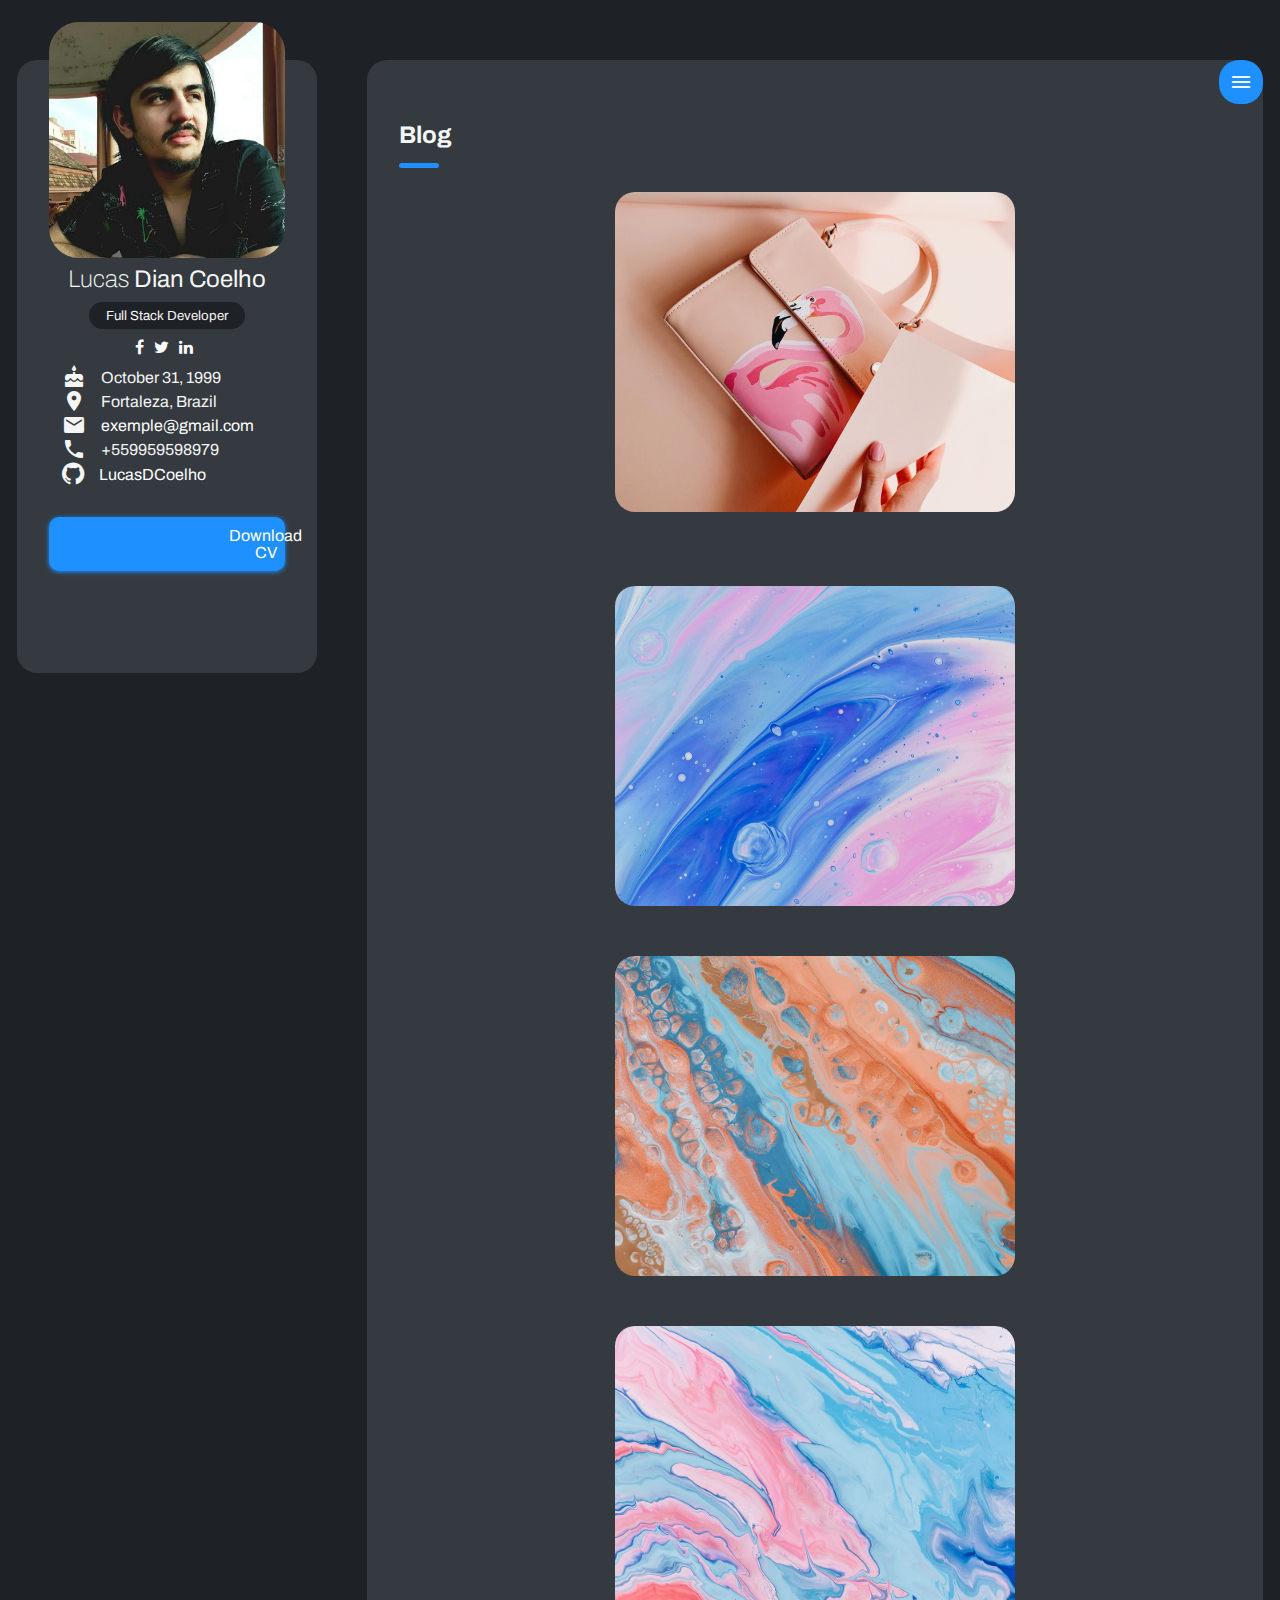
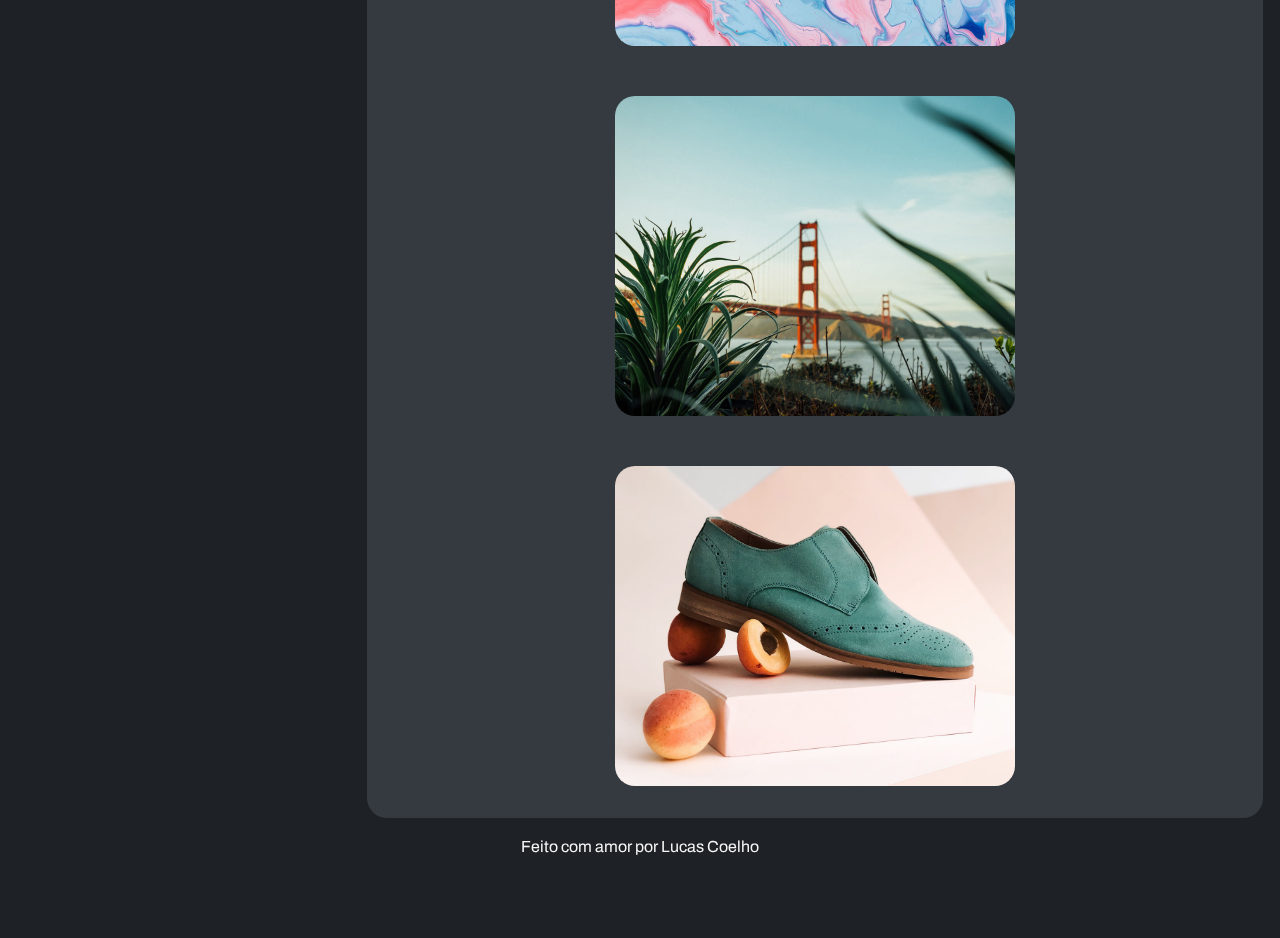
<file: Pages/blog.html>
<!DOCTYPE html>
<html lang="pt-br">
    <head>
        <meta charset="UTF-8">
        <meta http-equiv="X-UA-Compatible" content="IE=edge">
        <meta name="viewport" content="width=device-width, initial-scale=1.0">
        <title>Portfolio</title>
        <!-- CSS Only -->
        <link rel="stylesheet" href="../CSS/blog.css">
        
        <!--Fonts Only -->
        <link rel="preconnect" href="https://fonts.googleapis.com">
        <link rel="preconnect" href="https://fonts.gstatic.com" crossorigin>
        <link href="https://fonts.googleapis.com/css2?family=Archivo:wght@100;200;300;400;700&display=swap" rel="stylesheet">

        <!-- Material Icons -->
        <link rel="stylesheet" href="https://fonts.googleapis.com/icon?family=Material Icons">
        <link rel="stylesheet" href="https://cdnjs.cloudflare.com/ajax/libs/font-awesome/4.7.0/css/font-awesome.min.css">
    </head>
    <body>
        <main class="container">
            <div class="item">
                <aside class="margin-top">
                    <div class="move-content">
                        <img src="../Images/94465173.jfif" alt="Imagem de perfil">
                        <h2>Lucas <strong> Dian Coelho</strong></h2>
                        <h5>
                            <span class="foo">Full Stack Developer</span>
                        </h5>
                        <ul class="flex-icon">
                                    <li class="flex-item">
                                        <a href="#" class="fa fa-facebook flex-link"></a>
                                    </li>
                                    <li class="flex-item">
                                        <a href="https://twitter.com/darkalp99" class="fa fa-twitter flex-link"></a>
                                    </li>
                                    <li class="flex-item">
                                        <a href="https://br.linkedin.com/in/lucasdcoelho" class="fa fa-linkedin flex-link"></a>
                                    </li>
                        </ul>
                                
                        <ul class="aside-nav-menu">
                                    <li class="aside-nav-item">
                                        <i class="material-icons icons aside-nav-icon">cake</i>
                                        October 31, 1999
                                    </li>
                                    <li class="aside-nav-item">
                                        <i class="material-icons icons aside-nav-icon">location_on</i>
                                        Fortaleza, Brazil
                                    </li>
                                    <li class="aside-nav-item">
                                        <i class="material-icons icons aside-nav-icon">email</i>
                                        <a href="mailto:darkalp99@gmail.com">
                                            exemple@gmail.com
                                        </a>
                                    </li>
                                    <li class="aside-nav-item">
                                        <i class="material-icons icons aside-nav-icon">call</i>
                                        +559959598979    
                                    </li>
                                    <li class="aside-nav-item">
                                        <i class="fa fa-github" style="font-size: 26px;"></i>
                                        <a href="https://github.com/LucasDCoelho" target="_blank">
                                            LucasDCoelho
                                        </a>
                                    </li>
                        </ul>
                
                        <a href="../download/CV - Lucas Dian Coelho (EN).pdf" class="download" download="CV_Lucas_Coelho(EN)">
                            <i class="material-icons icon">download</i>Download CV
                        </a>
                    </div>
                </aside>
            </div>
            <div class="item">
                <div class="bg-secs">
                    <nav class="navbar" id="nav">
                        <ul id="nav-menu" class="nav-menu">
                            <li class="nav-item">
                                <a href="/index.html" class="nav-link ">About</a>
                            </li>
                            <li class="nav-item">
                                <a href="resume.html" class="nav-link">Resume</a>
                            </li>
                            <li class="nav-item">
                                <a href="portfolio.html" class="nav-link">Portfolio</a>
                            </li>
                            <li class="nav-item">
                                <a href="blog.html" class="nav-link highlight">Blog</a>
                            </li>
                            <li class="nav-item">
                                <a href="contact.html" class="nav-link ">Contact</a>
                            </li>
                        </ul>
                    </nav>
                    <i class="material-icons btn-menu" id="toggle" onclick="toggle()">menu</i>

                    <section class="header">
                        <h2 class="title">Blog</h2>
                    </section>
                    <section id="blog-content">
                        <ul class="grid">
                            <li class="blog-item">
                                <div class="img-bg ajust-lh">
                                    <img src="../Images/image_02.jpg" alt="" class="img-grid ">
                                </div>
                                <div class="bg-inside"></div>
                            </li>
                            <li>
                                <div class="img-bg ajust-lh">
                                    <img src="../Images/image_03.jpg" alt="" class="img-grid">
                                </div>
                            </li>
                            <li>
                                <div class="img-bg">
                                    <img src="../Images/image_04.jpg" alt="" class="img-grid">
                                </div>
                            </li>
                            <li>
                                <div class="img-bg">
                                    <img src="../Images/image_05.jpg" alt="" class="img-grid">
                                </div>
                            </li>
                            <li>
                                <div class="img-bg">
                                    <img src="../Images/image_06.jpg" alt="" class="img-grid">
                                </div>
                            </li>
                            <li>
                                <div class="img-bg">
                                    <img src="../Images/image_07.jpg" alt="" class="img-grid">
                                </div>
                            </li>
                    </section>

                </div>
            </div>          
        </main>

        <footer>
            <p>Feito com amor por Lucas Coelho</p>
        </footer> 

        <script src="../js/scripts.js"></script>
    </body>
</html>
</file>
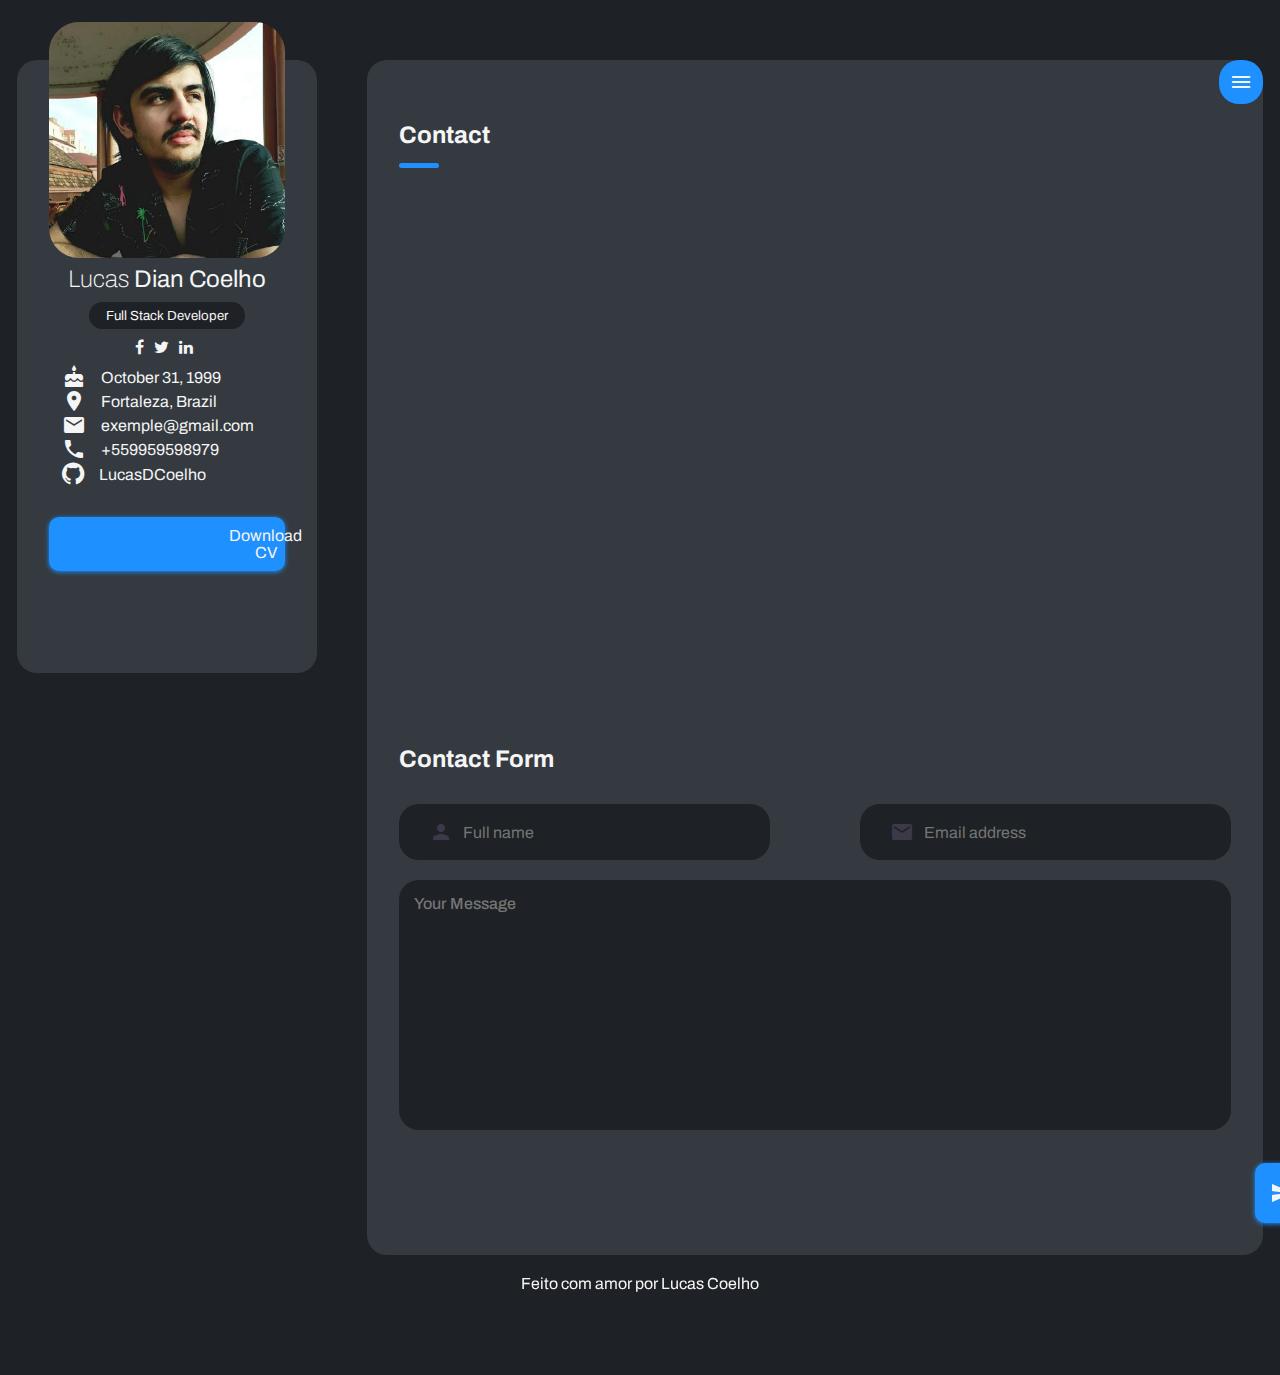
<file: Pages/contact.html>
<!DOCTYPE html>
<html lang="pt-br">
    <head>
        <meta charset="UTF-8">
        <meta http-equiv="X-UA-Compatible" content="IE=edge">
        <meta name="viewport" content="width=device-width, initial-scale=1.0">
        <title>Portfolio</title>
        <!-- CSS Only -->
        <link rel="stylesheet" href="../CSS/contact.css">
        
        <!--Fonts Only -->
        <link rel="preconnect" href="https://fonts.googleapis.com">
        <link rel="preconnect" href="https://fonts.gstatic.com" crossorigin>
        <link href="https://fonts.googleapis.com/css2?family=Archivo:wght@100;200;300;400;700&display=swap" rel="stylesheet">

        <!-- Material Icons -->
        <link rel="stylesheet" href="https://fonts.googleapis.com/icon?family=Material Icons">
        <link rel="stylesheet" href="https://cdnjs.cloudflare.com/ajax/libs/font-awesome/4.7.0/css/font-awesome.min.css">
    </head>
    <body>
        <main class="container">
            <div class="item">
                <aside class="margin-top">
                    <div class="move-content">
                        <img src="../Images/94465173.jfif" alt="Imagem de perfil">
                        <h2>Lucas <strong> Dian Coelho</strong></h2>
                        <h5>
                            <span class="foo">Full Stack Developer</span>
                        </h5>
                        <ul class="flex-icon">
                                    <li class="flex-item">
                                        <a href="#" class="fa fa-facebook flex-link"></a>
                                    </li>
                                    <li class="flex-item">
                                        <a href="https://twitter.com/darkalp99" class="fa fa-twitter flex-link"></a>
                                    </li>
                                    <li class="flex-item">
                                        <a href="https://br.linkedin.com/in/lucasdcoelho" class="fa fa-linkedin flex-link"></a>
                                    </li>
                        </ul>
                                
                        <ul class="aside-nav-menu">
                                    <li class="aside-nav-item">
                                        <i class="material-icons icons aside-nav-icon">cake</i>
                                        October 31, 1999
                                    </li>
                                    <li class="aside-nav-item">
                                        <i class="material-icons icons aside-nav-icon">location_on</i>
                                        Fortaleza, Brazil
                                    </li>
                                    <li class="aside-nav-item">
                                        <i class="material-icons icons aside-nav-icon">email</i>
                                        <a href="mailto:darkalp99@gmail.com">
                                            exemple@gmail.com
                                        </a>
                                    </li>
                                    <li class="aside-nav-item">
                                        <i class="material-icons icons aside-nav-icon">call</i>
                                        +559959598979    
                                    </li>
                                    <li class="aside-nav-item">
                                        <i class="fa fa-github" style="font-size: 26px;"></i>
                                        <a href="https://github.com/LucasDCoelho" target="_blank">
                                            LucasDCoelho
                                        </a>
                                    </li>
                        </ul>
                
                        <a href="../download/CV - Lucas Dian Coelho (EN).pdf" class="download" download="CV_Lucas_Coelho(EN)">
                            <i class="material-icons icon">download</i>Download CV
                        </a>
                    </div>
                </aside>
            </div>
            <div class="item">
                <div class="bg-secs">
                    <nav class="navbar" id="nav">
                        <ul id="nav-menu" class="nav-menu">
                            <li class="nav-item">
                                <a href="/index.html" class="nav-link ">About</a>
                            </li>
                            <li class="nav-item">
                                <a href="resume.html" class="nav-link">Resume</a>
                            </li>
                            <li class="nav-item">
                                <a href="portfolio.html" class="nav-link">Portfolio</a>
                            </li>
                            <li class="nav-item">
                                <a href="blog.html" class="nav-link">Blog</a>
                            </li>
                            <li class="nav-item">
                                <a href="contact.html" class="nav-link highlight">Contact</a>
                            </li>
                        </ul>
                    </nav>
                    <i class="material-icons btn-menu" id="toggle" onclick="toggle()">menu</i>

                    <section class="header">
                        <h2 class="title">Contact</h2>
                    </section>

                    <section class="map">
                        <iframe class="map-image" src="https://www.google.com/maps/embed?pb=!1m18!1m12!1m3!1d3981.3545458931235!2d-38.51463438450359!3d-3.7326727368022876!2m3!1f0!2f0!3f0!3m2!1i1024!2i768!4f13.1!3m3!1m2!1s0x7c74991204f2b1d%3A0x38e3b25bd5d38768!2sDigital%20College%20Fortaleza!5e0!3m2!1spt-BR!2sbr!4v1671060553697!5m2!1spt-BR!2sbr" width="600" height="450" style="border:0;" allowfullscreen="" loading="lazy" referrerpolicy="no-referrer-when-downgrade"></iframe>
                    </section>

                    <form action="">
                        <h2 class="title-form">Contact Form</h2>
                        <fieldset class="field">
                            <ul class="field-list">
                                <li class="field-item">
                                    <i class="material-icons field-icon">person</i>
                                    <input id="name" type="text" placeholder="Full name" class="field-input" required>
                                </li>
                                <li class="field-item">
                                    <i class="material-icons field-icon">email</i>
                                    <input id="email" type="email" placeholder="Email address" class="field-input" required>
                                </li>
                            </ul>
                        </fieldset>
                        <p><textarea required placeholder="Your Message" class="textarea"></textarea></p>

                        <button type="submit" class="btn-field"><i class="material-icons">send</i>Send Message</button>
                    </form>
                </div>
            </div>          
        </main>

        <footer>
            <p>Feito com amor por Lucas Coelho</p>
        </footer> 

        <script src="../js/scripts.js"></script>
    </body>
</html>
</file>
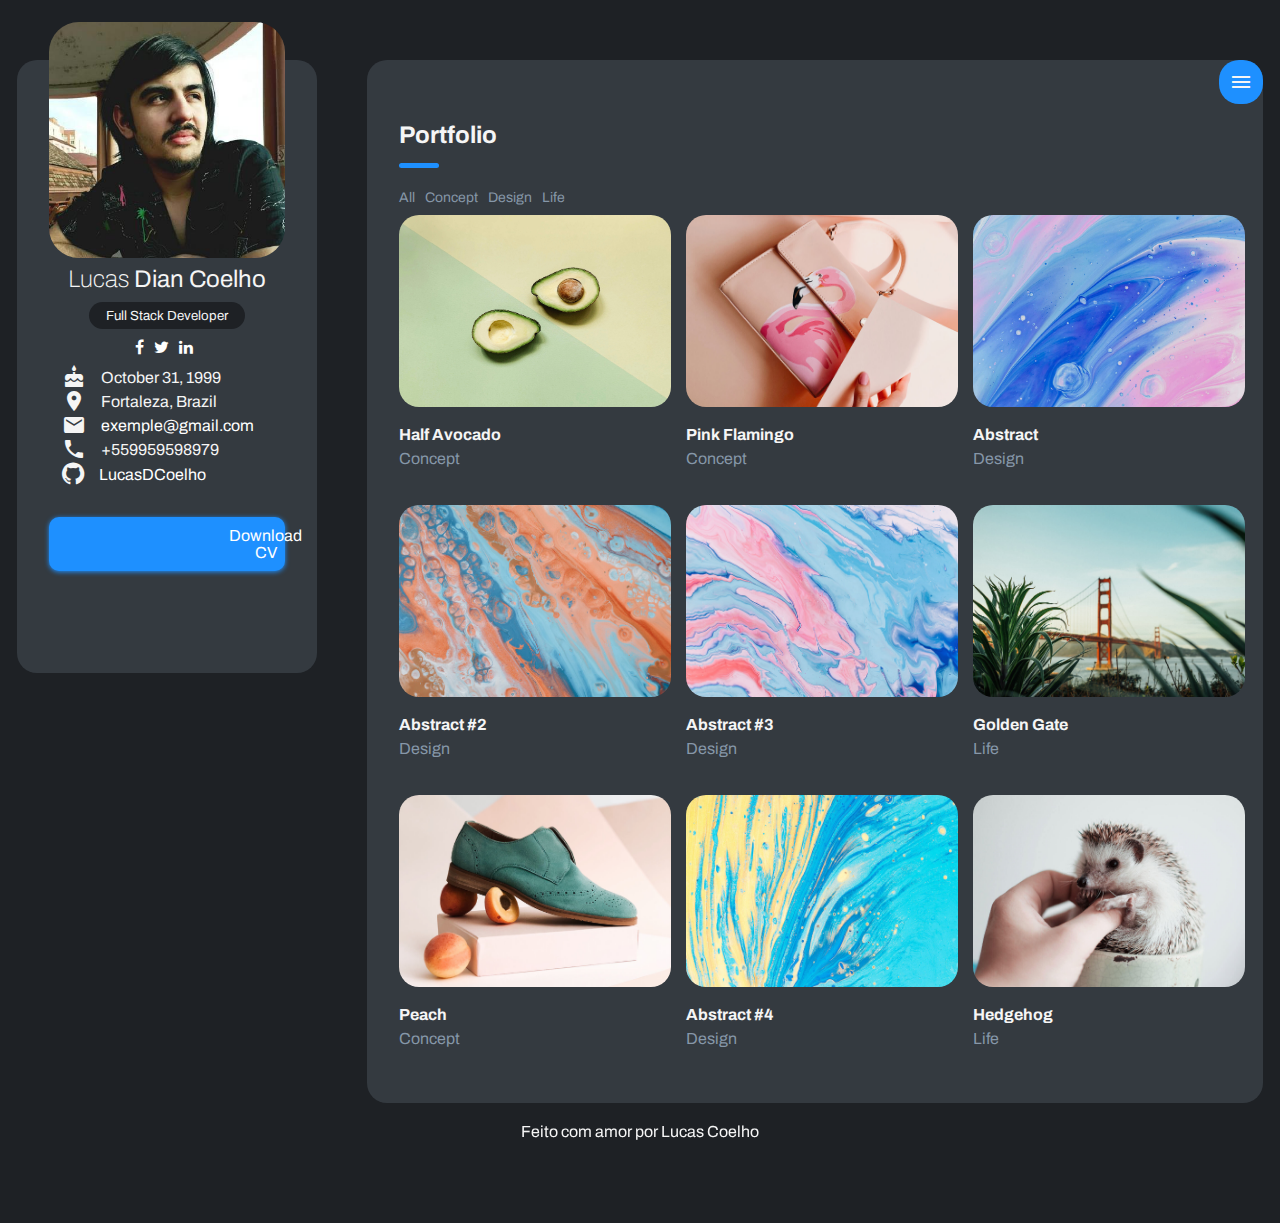
<file: Pages/portfolio.html>
<!DOCTYPE html>
<html lang="pt-br">
    <head>
        <meta charset="UTF-8">
        <meta http-equiv="X-UA-Compatible" content="IE=edge">
        <meta name="viewport" content="width=device-width, initial-scale=1.0">
        <title>Portfolio</title>
        <!-- CSS Only -->
        <link rel="stylesheet" href="../CSS/portfolio.css">
        
        <!--Fonts Only -->
        <link rel="preconnect" href="https://fonts.googleapis.com">
        <link rel="preconnect" href="https://fonts.gstatic.com" crossorigin>
        <link href="https://fonts.googleapis.com/css2?family=Archivo:wght@100;200;300;400;700&display=swap" rel="stylesheet">

        <!-- Material Icons -->
        <link rel="stylesheet" href="https://fonts.googleapis.com/icon?family=Material Icons">
        <link rel="stylesheet" href="https://cdnjs.cloudflare.com/ajax/libs/font-awesome/4.7.0/css/font-awesome.min.css">
    </head>
    <body>
        <main class="container">
            <div class="item">
                <aside class="margin-top">
                    <div class="move-content">
                        <img src="../Images/94465173.jfif" alt="Imagem de perfil">
                        <h2>Lucas <strong> Dian Coelho</strong></h2>
                        <h5>
                            <span class="foo">Full Stack Developer</span>
                        </h5>
                        <ul class="flex-icon">
                                    <li class="flex-item">
                                        <a href="#" class="fa fa-facebook flex-link"></a>
                                    </li>
                                    <li class="flex-item">
                                        <a href="https://twitter.com/darkalp99" class="fa fa-twitter flex-link"></a>
                                    </li>
                                    <li class="flex-item">
                                        <a href="https://br.linkedin.com/in/lucasdcoelho" class="fa fa-linkedin flex-link"></a>
                                    </li>
                        </ul>
                                
                        <ul class="aside-nav-menu">
                                    <li class="aside-nav-item">
                                        <i class="material-icons icons aside-nav-icon">cake</i>
                                        October 31, 1999
                                    </li>
                                    <li class="aside-nav-item">
                                        <i class="material-icons icons aside-nav-icon">location_on</i>
                                        Fortaleza, Brazil
                                    </li>
                                    <li class="aside-nav-item">
                                        <i class="material-icons icons aside-nav-icon">email</i>
                                        <a href="mailto:darkalp99@gmail.com">
                                            exemple@gmail.com
                                        </a>
                                    </li>
                                    <li class="aside-nav-item">
                                        <i class="material-icons icons aside-nav-icon">call</i>
                                        +559959598979    
                                    </li>
                                    <li class="aside-nav-item">
                                        <i class="fa fa-github" style="font-size: 26px;"></i>
                                        <a href="https://github.com/LucasDCoelho" target="_blank">
                                            LucasDCoelho
                                        </a>
                                    </li>
                        </ul>
                
                        <a href="../download/CV - Lucas Dian Coelho (EN).pdf" class="download" download="CV_Lucas_Coelho(EN)">
                            <i class="material-icons icon">download</i>Download CV
                        </a>
                    </div>
                </aside>
            </div>
            <div class="item">
                <div class="bg-secs">
                    <nav class="navbar" id="nav">
                        <ul id="nav-menu" class="nav-menu">
                            <li class="nav-item">
                                <a href="/index.html" class="nav-link ">About</a>
                            </li>
                            <li class="nav-item">
                                <a href="resume.html" class="nav-link">Resume</a>
                            </li>
                            <li class="nav-item">
                                <a href="portfolio.html" class="nav-link highlight">Portfolio</a>
                            </li>
                            <li class="nav-item">
                                <a href="blog.html" class="nav-link">Blog</a>
                            </li>
                            <li class="nav-item">
                                <a href="contact.html" class="nav-link">Contact</a>
                            </li>
                        </ul>
                    </nav>
                    <i class="material-icons btn-menu" id="toggle" onclick="toggle()">menu</i>

                    <section class="header">
                        <h2 class="title">Portfolio</h2>
                    </section>

                    <section>
                        <nav>
                            <ul class="nav-gallery-menu">
                                <li>
                                    <button class="btn">All</button>
                                </li>
                                <li>
                                    <button class="btn" onclick="filterConcept()">Concept</button>
                                </li>
                                <li>
                                    <button class="btn">Design</button>
                                </li>
                                <li>
                                    <button class="btn">Life</button>
                                </li>
                            </ul>
                        </nav>
                    </section>

                    <section class="grid">
                        <div class="concept">
                            <div class="img-zoom">
                                <img src="../Images/image_01.jpg" alt="" class="img-gallery">
                            </div>
                            <figcaption class="ajust-lh">
                                <h4>Half Avocado</h4>
                                <span>Concept</span>
                            </figcaption>
                        </div>
                        <div class="concept">
                            <div class="img-zoom">
                                <img src="../Images/image_02.jpg" alt="" class="img-gallery">
                            </div>
                            <figcaption class="ajust-lh">
                                <h4>Pink Flamingo</h4>
                                <span>Concept</span>
                            </figcaption>
                        </div>
                        <div class="design">
                            <div class="img-zoom">
                                <img src="../Images/image_03.jpg" alt="" class="img-gallery">
                            </div>
                            <figcaption class="ajust-lh">
                                <h4>Abstract</h4>
                                <span>Design</span>
                            </figcaption>
                        </div>
                        <div class="design">
                            <div class="img-zoom">
                                <img src="../Images/image_04.jpg" alt="" class="img-gallery">
                            </div>
                            <figcaption class="ajust-lh">
                                <h4>Abstract #2</h4>
                                <span>Design</span>
                            </figcaption>
                        </div>
                        <div class="design">
                            <div class="img-zoom">
                                <img src="../Images/image_05.jpg" alt="">
                            </div>
                            <figcaption class="ajust-lh">
                                <h4>Abstract #3</h4>
                                <span>Design</span>
                            </figcaption>
                        </div>
                        <div class="life">
                            <div class="img-zoom">
                                <img src="../Images/image_06.jpg" alt="" class="img-gallery">
                            </div>
                            <figcaption class="ajust-lh">
                                <h4>Golden Gate</h4>
                                <span>Life</span>
                            </figcaption>
                        </div>
                        <div class="concept">
                            <div class="img-zoom">
                                <img src="../Images/image_07.jpg" alt="" class="img-gallery">
                            </div>
                            <figcaption class="ajust-lh">
                                <h4>Peach</h4>
                                <span>Concept</span>
                            </figcaption>
                        </div>
                        <div class="design">
                            <div class="img-zoom">
                                <img src="../Images/image_08.jpg" alt="" class="img-gallery">
                            </div>
                            <figcaption class="ajust-lh">
                                <h4>Abstract #4</h4>
                                <span>Design</span>
                            </figcaption>
                        </div>
                        <div class="life">
                            <div class="img-zoom">
                                <img src="../Images/image_09.jpg" alt="" class="img-gallery">
                            </div>
                            <figcaption class="ajust-lh">
                                <h4>Hedgehog</h4>
                                <span>Life</span>
                            </figcaption>
                        </div>
                    </section>
                </div>
            </div>          
        </main>

        <footer>
            <p>Feito com amor por Lucas Coelho</p>
        </footer> 

        <script src="../js/scripts.js"></script>
    </body>
</html>
</file>
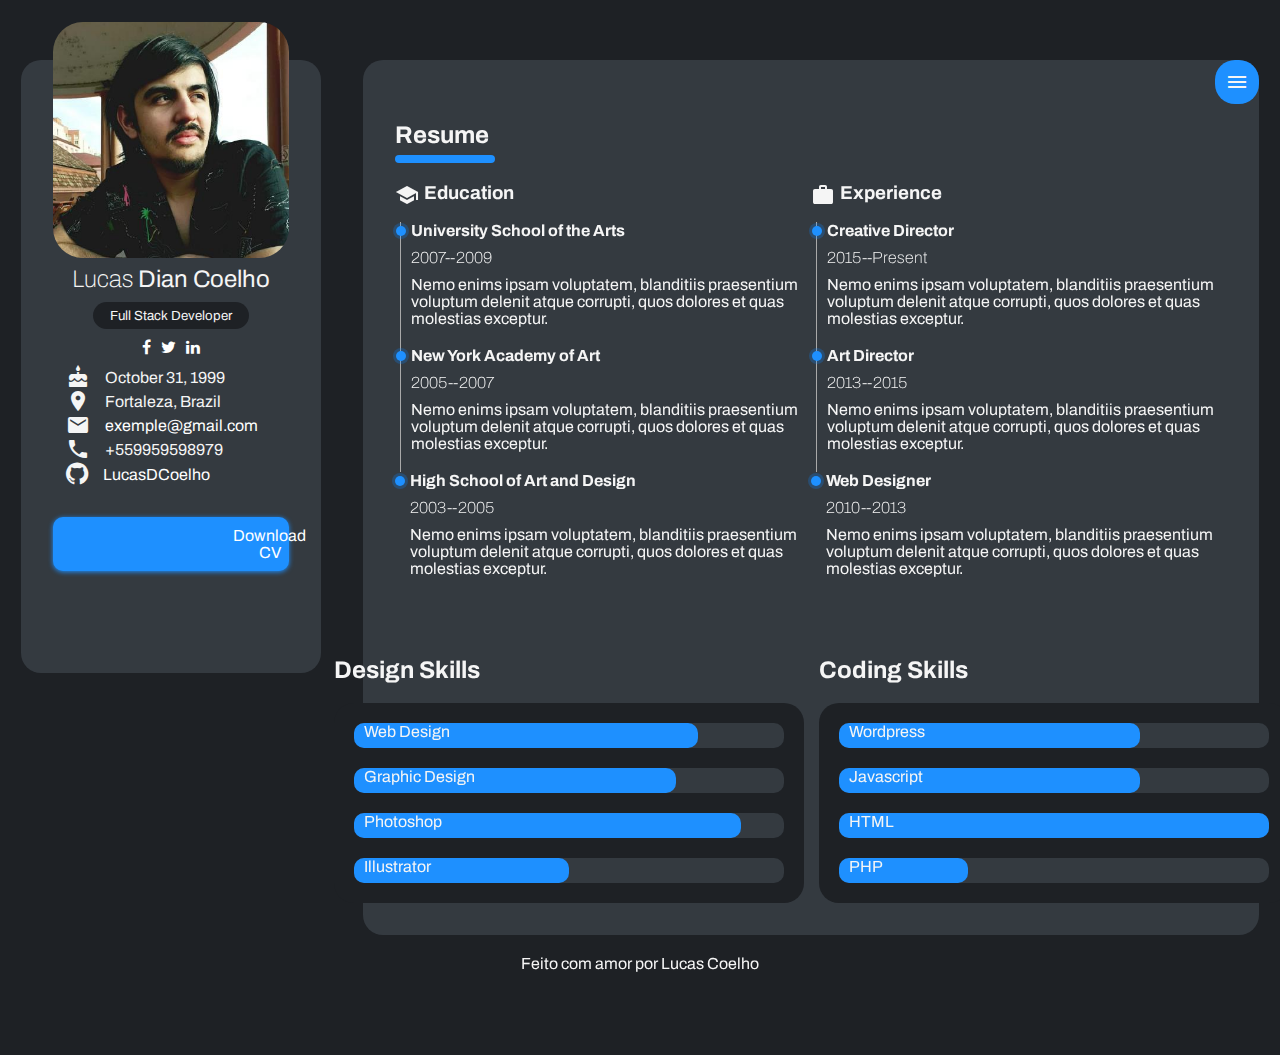
<file: Pages/resume.html>
<!DOCTYPE html>
<html lang="pt-br">
    <head>
        <meta charset="UTF-8">
        <meta http-equiv="X-UA-Compatible" content="IE=edge">
        <meta name="viewport" content="width=device-width, initial-scale=1.0">
        <title>Portfolio</title>
        <!-- CSS Only -->
        <link rel="stylesheet" href="../CSS/resume.css">
        
        <!--Fonts Only -->
        <link rel="preconnect" href="https://fonts.googleapis.com">
        <link rel="preconnect" href="https://fonts.gstatic.com" crossorigin>
        <link href="https://fonts.googleapis.com/css2?family=Archivo:wght@100;200;300;400;700&display=swap" rel="stylesheet">

        <!-- Material Icons -->
        <link rel="stylesheet" href="https://fonts.googleapis.com/icon?family=Material Icons">
        <link rel="stylesheet" href="https://cdnjs.cloudflare.com/ajax/libs/font-awesome/4.7.0/css/font-awesome.min.css">
    </head>
    <body>
        <main class="container">
            <div class="item">
                <aside class="margin-top">
                    <div class="move-content">
                        <img src="../Images/94465173.jfif" alt="Imagem de perfil">
                        <h2>Lucas <strong> Dian Coelho</strong></h2>
                        <h5>
                            <span class="foo">Full Stack Developer</span>
                        </h5>
                        <ul class="flex-icon">
                                    <li class="flex-item">
                                        <a href="#" class="fa fa-facebook flex-link"></a>
                                    </li>
                                    <li class="flex-item">
                                        <a href="https://twitter.com/darkalp99" class="fa fa-twitter flex-link"></a>
                                    </li>
                                    <li class="flex-item">
                                        <a href="https://br.linkedin.com/in/lucasdcoelho" class="fa fa-linkedin flex-link"></a>
                                    </li>
                        </ul>
                                
                        <ul class="aside-nav-menu">
                                    <li class="aside-nav-item">
                                        <i class="material-icons icons aside-nav-icon">cake</i>
                                        October 31, 1999
                                    </li>
                                    <li class="aside-nav-item">
                                        <i class="material-icons icons aside-nav-icon">location_on</i>
                                        Fortaleza, Brazil
                                    </li>
                                    <li class="aside-nav-item">
                                        <i class="material-icons icons aside-nav-icon">email</i>
                                        <a href="mailto:darkalp99@gmail.com">
                                            exemple@gmail.com
                                        </a>
                                    </li>
                                    <li class="aside-nav-item">
                                        <i class="material-icons icons aside-nav-icon">call</i>
                                        +559959598979    
                                    </li>
                                    <li class="aside-nav-item">
                                        <i class="fa fa-github" style="font-size: 26px;"></i>
                                        <a href="https://github.com/LucasDCoelho" target="_blank">
                                            LucasDCoelho
                                        </a>
                                    </li>
                        </ul>
                
                        <a href="../download/CV - Lucas Dian Coelho (EN).pdf" class="download" download="CV_Lucas_Coelho(EN)">
                            <i class="material-icons icon">download</i>Download CV
                        </a>
                    </div>
                </aside>
            </div>
            <div class="item">
                <div class="bg-secs">
                    <nav class="navbar" id="nav">
                        <ul id="nav-menu" class="nav-menu">
                            <li class="nav-item">
                                <a href="/index.html" class="nav-link ">About</a>
                            </li>
                            <li class="nav-item">
                                <a href="resume.html" class="nav-link highlight">Resume</a>
                            </li>
                            <li class="nav-item">
                                <a href="portfolio.html" class="nav-link">Portfolio</a>
                            </li>
                            <li class="nav-item">
                                <a href="blog.html" class="nav-link">Blog</a>
                            </li>
                            <li class="nav-item">
                                <a href="contact.html" class="nav-link">Contact</a>
                            </li>

                        </ul>
                    </nav>
                    <i class="material-icons btn-menu" id="toggle" onclick="toggle()">menu</i>

                    <section>
                        <h2 class="title">Resume</h2>
                        <section class="container">
                            <section class="resume_left">
                                <section class="flex_resume_lf">
                                    <i class="material-icons">school</i>
                                    <h3>Education</h3>
                                </section>
                                <article class="resume_item_lf">
                                    <h4>University School of the Arts</h4>
                                    <span>2007--2009</span>
                                    <p>Nemo enims ipsam voluptatem, 
                                    blanditiis praesentium voluptum delenit atque corrupti, 
                                    quos dolores et quas molestias exceptur.</p>
                                </article>
                                <article class="resume_item_lf">
                                    <h4>New York Academy of Art</h4>
                                    <span>2005--2007</span>
                                    <p>Nemo enims ipsam voluptatem, 
                                    blanditiis praesentium voluptum delenit atque corrupti, 
                                    quos dolores et quas molestias exceptur.</p>
                                </article>
                                <article class="resume_item_lf">
                                    <h4>High School of Art and Design</h4>
                                    <span>2003--2005</span>
                                    <p>Nemo enims ipsam voluptatem, 
                                    blanditiis praesentium voluptum delenit atque corrupti, 
                                    quos dolores et quas molestias exceptur.</p>
                                </article>
                            </section>
                            
                            <section class="resume_right">
                                <section class="flex_resume_rg">
                                    <i class="material-icons">work</i>
                                    <h3>Experience</h3>
                                </section>
                                <article class="resume_item_rg">
                                    <h4>Creative Director</h4>
                                    <span>2015--Present</span>
                                    <p>Nemo enims ipsam voluptatem, 
                                    blanditiis praesentium voluptum delenit atque corrupti, 
                                    quos dolores et quas molestias exceptur.</p>
                                </article>
                                <article class="resume_item_rg">
                                    <h4>Art Director</h4>
                                    <span>2013--2015</span>
                                    <p>Nemo enims ipsam voluptatem, 
                                    blanditiis praesentium voluptum delenit atque corrupti, 
                                    quos dolores et quas molestias exceptur.</p>
                                </article>
                                <article class="resume_item_rg">
                                    <h4>Web Designer</h4>
                                    <span>2010--2013</span>
                                    <p>Nemo enims ipsam voluptatem, 
                                    blanditiis praesentium voluptum delenit atque corrupti, 
                                    quos dolores et quas molestias exceptur.</p>
                                </article>
                            </section>
                        </section>

                        <section class="skills">
                            <div class="skills-mg">
                                <h2>Design Skills</h2>
                                <div class="skills-bg">
                                    <div class="bar">
                                        <span class="content-bar">
                                            Web Design
                                        </span>
                                        <!-- <span>80%</span> -->
                                        
                                    </div>
                                    <div class="bar">
                                        <span class="content-bar2">Graphic Design</span>
                                        <!-- <span>75%</span> -->
                                    </div>
                                    <div class="bar">
                                        <span class="content-bar3">Photoshop</span>
                                        <!-- <span>90%</span> -->
                                    </div>
                                    <div class="bar">
                                        <span class="content-bar4">Illustrator</span>
                                        <!-- <span>50%</span> -->
                                    </div>
                                </div>
                            </div>
                            <div >
                                <h2>Coding Skills</h2>
                                <div class="skills-bg">
                                    <div class="bar">
                                        <span class="content-bar5">Wordpress</span>
                                        <!-- <span>70%</span> -->
                                    </div>
                                    <div class="bar">
                                        <span class="content-bar6">Javascript</span>
                                        <!-- <span>70%</span> -->
                                    </div>
                                    <div class="bar">
                                        <span class="content-bar7">HTML</span>
                                        <!-- <span>100%</span> -->
                                    </div>
                                    <div class="bar">
                                        <span class="content-bar8">PHP</span>
                                        <!-- <span>30%</span> -->
                                    </div>
                                </div>
                            </div>
                        </section>
                    </section>
                
                </div>
            </div>          
        </main>

        <footer>
            <p>Feito com amor por Lucas Coelho</p>
        </footer> 

        <script src="../js/scripts.js"></script>
    </body>
</html>
</file>
<file: CSS/blog.css>
*{
    margin: 0;
    padding: 0;
    box-sizing: border-box;
    list-style: none;
    text-decoration: none;
    color: whitesmoke;
    font-family: 'Archivo', sans-serif;
    /* outline: 1px solid red;
    outline-offset: -1px; */
 
}

/* html{
    scroll-behavior: smooth;
} */

*, ::before, ::after{
    background-repeat: no-repeat;
    box-sizing: border-box;
}

*::selection{
    color: #1e90ff;
}

body{
    /* background-color: #6c757d; */
    /* background-color: #343a40; */
    background-color: #1e2125;
    width: 100%;
    min-height: 100vh;
}

a{
    color: white;
}

.container {
    display: flex;
    flex-direction: row;
    justify-content: center;
}

/* .margin-top{
    margin-top: 80px;
} */


main div aside {
    background-color: #343a40;
    padding: 32px;
    border-radius: 20px;
    width: 300px;
    text-align: center;
    position: sticky;
    left: 0;
    top: 60px;
    margin-right: 50px;
}

main div aside div.move-content{
    transition: .2s;
    bottom: 70px;
    position: relative;
    transition: 0.3s ease;
}

main div aside div.move-content.down{
    bottom: 0;
}

main div aside img{
    width: 100%;
    height: 100%;
    border-radius: 30px;
    margin-bottom: 5px;
}

main div aside ul.flex-icon{
    display: flex;
    justify-content: center;
    align-items: center;
    gap: 10px;
    width: 0px;
}

.flex-item:first-child{
    margin-left: 230px;
}

main div aside ul li a.flex-link{
    display: inline-block;
    margin-bottom: 10px;
}

main div aside ul li a.flex-link:hover{
    color: #1e90ff;
    transition: color 0.3s cubic-bezier(0.72, 0.16, 0.345, 0.875);
}

main div aside ul.aside-nav-menu{
    display: flex;
    align-items: flex-start;
    justify-content: center;
    flex-direction: column;
    margin-left: 0.83em;
}

main div aside div ul li a:hover{
    color: #1e90ff;
    transition: color 0.3s cubic-bezier(0.72, 0.16, 0.345, 0.875);
}

main div aside ul li.aside-nav-item,
main div aside ul li.aside-nav-icon{
    margin: 0;
    display: flex;
    align-items: center;
    gap: 15px;
}

main div aside a.download{
    display: flex;
    margin-top: 30px;
    gap: 5px;
    align-items: center;
    justify-content: center;
    background-color: #1e90ff;
    min-height: 6vh;
    border-radius: 10px;
    box-shadow: 0px 1px 5px #1e90ff;
}

main div aside a.download:hover{
    box-shadow: 1px 1px 8px #1e90ff;
}

main div aside a i.icon{
    margin: 0px;
}

main div aside div h5{
    margin: 10px 40px;
    font-weight: 400;
    background-color: #1e2125;
    border-radius: 20px;
    padding: 6px 0px;
}

main div aside div h2{
    font-weight: 100;
}

main div .bg-secs{
    background-color: #343a40;
    padding: 32px;
    border-radius: 20px;
    width: 70vw;
    position: relative;
    top: 60px;
}

main div nav.navbar {
    background-color: #1e90ff;
    display: flex;
    align-items: center;
    justify-content: flex-end;
    border-radius: 20px;
    height: 40px;
    padding: 0 24px;
    position: absolute;
    top: 0px;
    right: 0px;
    transition: .5s ease-in;
    overflow: hidden;
}

main div .navbar .nav-menu{
    transition: .5s ease-in-out;
    overflow: hidden;
    display: flex;
    position: absolute;
    right: 0;
    gap: 5px;
    justify-content: space-evenly;
}

main div nav ul.nav-menu,
main div nav.navbar{
    visibility: collapse;
    width: 0%;
}

.btn-menu{
    background-color: #1e90ff;
    position: absolute;
    padding: 10px;
    border-radius: 20px;
    float: right;
    top: 0px;
    right: 0px;
}

main div nav ul.nav-menu.active,
main div nav.navbar.active{
    visibility: visible;
    background-color: #1e90ff;
    width: 100%;
}

.nav-link{
    color: rgb(198, 198, 198);
    transition: color 0.3s cubic-bezier(0.72, 0.16, 0.345, 0.875); 
}

.highlight{
    color: white;
}

.nav-link:hover{
    color: white;
}

.title{
    margin-top: 30px;
    position: relative;
    padding-bottom: 20px;
}

.title::before{
    content: "";
    background-color: #1e90ff;
    position: absolute;
    width: 40px;
    border-radius: 10px;
    height: 5px;
    bottom: 0;
}

.grid{
    display: flex;
    flex-wrap: wrap;
    gap: 50px;
    justify-content: center;

}

section#blog-content ul{
    margin: 0;
}

.img-bg{
    width: 25rem;
    height: 20rem;
    overflow: hidden;
    border-radius: 20px;
    cursor: pointer;

}

.img-bg img{
    width: 100%;
    height: 100%;
    object-fit: cover;
    transition: background-color 400ms;
}

.img-bg:hover {
    background-color: rgba(30, 33, 37, 0.5);
}


.ajust-lh{
    margin-top: 1.5rem;
}


footer{
    text-align: center;
    height: 100px;
    width: 100%;
    position: relative;
}

footer p{
    margin-top: 5rem;
}


@media(max-width: 600px){

    main.container{
        display: flex;
        flex-direction: column;
        align-items: center;
        justify-content: center;
        width: 100vw;
    }
    main div .bg-secs{
        width: 100vw;
    }

    main div aside{
        width: 100vw;
        margin: 0;
    }

    .tes-img{
        margin-left: 5px;
        position: absolute;
        bottom: 400px;
    }

    .skills{
        display: block;
    }

}

@media(max-width: 1200px){

    main.container{
        display: flex;
        flex-direction: column;
        justify-content: center;
        align-items: center;
    }

    main div aside{
        width: 70vw;
    }

    main div aside div.move-content{
        bottom: 0px;
    }

    main div aside ul.aside-nav-menu,
    main div aside ul.aside-nav-item{
        display: flex;
        flex-direction: row;
        flex-wrap: wrap;
        padding: 0px 70px;

    }

    main div aside ul.aside-nav-item,
    main div aside ul.aside-nav-icon{
        margin: 0px 80px;
    }

    .tes-img{
        margin-left: 5px;
        position: absolute;
        bottom: 330px;
    }

    .skills{
        display: block;
        margin-top: 30px;
    }

    section.skills h2{
        margin-top: 50px;
    }
}
</file>
<file: CSS/contact.css>
*{
    margin: 0;
    padding: 0;
    box-sizing: border-box;
    list-style: none;
    text-decoration: none;
    color: whitesmoke;
    font-family: 'Archivo', sans-serif;
    /* outline: 1px solid red;
    outline-offset: -1px; */
 
}

/* html{
    scroll-behavior: smooth;
} */

*, ::before, ::after{
    background-repeat: no-repeat;
    box-sizing: border-box;
}

*::selection{
    color: #1e90ff;
}

body{
    /* background-color: #6c757d; */
    /* background-color: #343a40; */
    background-color: #1e2125;
    width: 100%;

}

.container {
    display: flex;
    flex-direction: row;
    justify-content: center;
}

/* .margin-top{
    margin-top: 80px;
} */


main div aside {
    background-color: #343a40;
    padding: 32px;
    border-radius: 20px;
    width: 300px;
    text-align: center;
    position: sticky;
    left: 0;
    top: 60px;
    margin-right: 50px;
}

main div aside div.move-content{
    transition: .2s;
    bottom: 70px;
    position: relative;
    transition: 0.3s ease;
}

main div aside div.move-content.down{
    bottom: 0;
}

main div aside img{
    width: 100%;
    height: 100%;
    border-radius: 30px;
    margin-bottom: 5px;
}

main div aside ul.flex-icon{
    display: flex;
    justify-content: center;
    align-items: center;
    gap: 10px;
    width: 0px;
}

.flex-item:first-child{
    margin-left: 230px;
}

main div aside ul li a.flex-link{
    display: inline-block;
    margin-bottom: 10px;
}

main div aside ul li a.flex-link:hover{
    color: #1e90ff;
    transition: color 0.3s cubic-bezier(0.72, 0.16, 0.345, 0.875);
}

main div aside ul.aside-nav-menu{
    display: flex;
    align-items: flex-start;
    justify-content: center;
    flex-direction: column;
    margin-left: 0.83em;
}

main div aside div ul li a:hover{
    color: #1e90ff;
    transition: color 0.3s cubic-bezier(0.72, 0.16, 0.345, 0.875);
}

main div aside ul li.aside-nav-item,
main div aside ul li.aside-nav-icon{
    margin: 0;
    display: flex;
    align-items: center;
    gap: 15px;
}

main div aside a.download{
    display: flex;
    margin-top: 30px;
    gap: 5px;
    align-items: center;
    justify-content: center;
    background-color: #1e90ff;
    min-height: 6vh;
    border-radius: 10px;
    box-shadow: 0px 1px 5px #1e90ff;
}

main div aside a.download:hover{
    box-shadow: 1px 1px 8px #1e90ff;
}

main div aside a i.icon{
    margin: 0px;
}

main div aside div h5{
    margin: 10px 40px;
    font-weight: 400;
    background-color: #1e2125;
    border-radius: 20px;
    padding: 6px 0px;
}

main div aside div h2{
    font-weight: 100;
}

main div .bg-secs{
    background-color: #343a40;
    padding: 32px;
    border-radius: 20px;
    width: 70vw;
    position: relative;
    top: 60px;
}

main div nav.navbar {
    background-color: #1e90ff;
    display: flex;
    align-items: center;
    justify-content: flex-end;
    border-radius: 20px;
    height: 40px;
    padding: 0 24px;
    position: absolute;
    top: 0px;
    right: 0px;
    transition: .5s ease-in;
    overflow: hidden;
}

main div .navbar .nav-menu{
    transition: .5s ease-in-out;
    overflow: hidden;
    display: flex;
    position: absolute;
    right: 0;
    gap: 5px;
    justify-content: space-evenly;
}

main div nav ul.nav-menu,
main div nav.navbar{
    visibility: collapse;
    width: 0%;
}

.btn-menu{
    background-color: #1e90ff;
    position: absolute;
    padding: 10px;
    border-radius: 20px;
    float: right;
    top: 0px;
    right: 0px;
}

main div nav ul.nav-menu.active,
main div nav.navbar.active{
    visibility: visible;
    background-color: #1e90ff;
    width: 100%;
}

.nav-link{
    color: rgb(198, 198, 198);
    transition: color 0.3s cubic-bezier(0.72, 0.16, 0.345, 0.875); 
}

.highlight{
    color: white;
}

.nav-link:hover{
    color: white;
}

.title{
    margin-top: 30px;
    position: relative;
    padding-bottom: 20px;
}

.title::before{
    content: "";
    background-color: #1e90ff;
    position: absolute;
    width: 40px;
    border-radius: 10px;
    height: 5px;
    bottom: 0;
}

.map{
    margin-top: 50px;
    text-align: center;
}

.map-image{
    border-radius: 20px;
}

.title-form{
    margin-top: 75px;
}

.field{
    border: 0;
    margin-top: 2rem;
}

.field-list{
    display: flex;
    justify-content: flex-start;
    gap: 90px;
    align-items: center;
    width: 100%;
    height: 3.5rem;
}

.field-item{
    background-color: #1e2125;
    border-radius: 20px;
    padding: 10px 10px 10px 30px;
    display: flex;
    align-items: center;
    gap: 10px;
    width: 100%;
    height: 100%;

}

.field-input{
    background-color: transparent;
    border: 0;
    width: 100%;
    height: 100%;
    font-weight: 400;
    font-size: 16px;
}

.field-input,
.field-icon{
    color: #3c3949;
}

.field-input{
    color: white;
}

.textarea{
    width: 100%;
    height: 250px;
    background-color: #1e2125;
    padding: 15px;
    border: 0;
    border-radius: 20px;
    margin-top: 20px;
    resize: none;
    font-size: 16px;
    font-weight: 500;
}

.btn-field{
    display: flex;
    margin-top: 30px;
    gap: 5px;
    align-items: center;
    justify-content: center;
    background-color: #1e90ff;
    min-height: 6vh;
    border-radius: 10px;
    box-shadow: 0px 1px 5px #1e90ff;
    border: 0;
    padding: 15px;
    margin-left: 53.5rem;
    cursor: pointer;
}


footer{
    text-align: center;
    height: 100px;
    width: 100%;
    position: relative;
}

footer p{
    margin-top: 5rem;
}


@media(max-width: 600px){

    main.container{
        display: flex;
        flex-direction: column;
        align-items: center;
        justify-content: center;
        width: 100vw;
    }
    main div .bg-secs{
        width: 100vw;
    }

    main div aside{
        width: 100vw;
        margin: 0;
    }

    .tes-img{
        margin-left: 5px;
        position: absolute;
        bottom: 400px;
    }

    .skills{
        display: block;
    }

}

@media(max-width: 1200px){

    main.container{
        display: flex;
        flex-direction: column;
        justify-content: center;
        align-items: center;
    }

    main div aside{
        width: 70vw;
    }

    main div aside div.move-content{
        bottom: 0px;
    }

    main div aside ul.aside-nav-menu,
    main div aside ul.aside-nav-item{
        display: flex;
        flex-direction: row;
        flex-wrap: wrap;
        padding: 0px 70px;

    }

    main div aside ul.aside-nav-item,
    main div aside ul.aside-nav-icon{
        margin: 0px 80px;
    }

    .tes-img{
        margin-left: 5px;
        position: absolute;
        bottom: 330px;
    }

    .skills{
        display: block;
        margin-top: 30px;
    }

    section.skills h2{
        margin-top: 50px;
    }
}
</file>
<file: CSS/portfolio.css>
*{
    margin: 0;
    padding: 0;
    box-sizing: border-box;
    list-style: none;
    text-decoration: none;
    color: whitesmoke;
    font-family: 'Archivo', sans-serif;
    /* outline: 1px solid red;
    outline-offset: -1px; */
}

/* html{
    scroll-behavior: smooth;
} */

*, ::before, ::after{
    background-repeat: no-repeat;
    box-sizing: border-box;
}

*::selection{
    color: #1e90ff;
}

a{
    color: white;
}

body{
    /* background-color: #6c757d; */
    /* background-color: #343a40; */
    background-color: #1e2125;
    width: 100%;

}

.container {
    display: flex;
    flex-direction: row;
    justify-content: center;
}

/* .margin-top{
    margin-top: 80px;
} */


main div aside {
    background-color: #343a40;
    padding: 32px;
    border-radius: 20px;
    width: 300px;
    text-align: center;
    position: sticky;
    left: 0;
    top: 60px;
    margin-right: 50px;
}

main div aside div.move-content{
    transition: .2s;
    bottom: 70px;
    position: relative;
    transition: 0.3s ease;
}

main div aside div.move-content.down{
    bottom: 0;
}

main div aside img{
    width: 100%;
    height: 100%;
    border-radius: 30px;
    margin-bottom: 5px;
}

main div aside ul.flex-icon{
    display: flex;
    justify-content: center;
    align-items: center;
    gap: 10px;
    width: 0px;
}

.flex-item:first-child{
    margin-left: 230px;
}

main div aside ul li a.flex-link{
    display: inline-block;
    margin-bottom: 10px;
}

main div aside ul li a.flex-link:hover{
    color: #1e90ff;
    transition: color 0.3s cubic-bezier(0.72, 0.16, 0.345, 0.875);
}

main div aside ul.aside-nav-menu{
    display: flex;
    align-items: flex-start;
    justify-content: center;
    flex-direction: column;
    margin-left: 0.83em;
}

main div aside div ul li a:hover{
    color: #1e90ff;
    transition: color 0.3s cubic-bezier(0.72, 0.16, 0.345, 0.875);
}

main div aside ul li.aside-nav-item,
main div aside ul li.aside-nav-icon{
    margin: 0;
    display: flex;
    align-items: center;
    gap: 15px;
}

main div aside a.download{
    display: flex;
    margin-top: 30px;
    gap: 5px;
    align-items: center;
    justify-content: center;
    background-color: #1e90ff;
    min-height: 6vh;
    border-radius: 10px;
    box-shadow: 0px 1px 5px #1e90ff;
}

main div aside a.download:hover{
    box-shadow: 1px 1px 8px #1e90ff;
}

main div aside a i.icon{
    margin: 0px;
}

main div aside div h5{
    margin: 10px 40px;
    font-weight: 400;
    background-color: #1e2125;
    border-radius: 20px;
    padding: 6px 0px;
}

main div aside div h2{
    font-weight: 100;
}

main div .bg-secs{
    background-color: #343a40;
    padding: 32px;
    border-radius: 20px;
    width: 70vw;
    position: relative;
    top: 60px;
}

main div nav.navbar {
    background-color: #1e90ff;
    display: flex;
    align-items: center;
    justify-content: flex-end;
    border-radius: 20px;
    height: 40px;
    padding: 0 24px;
    position: absolute;
    top: 0px;
    right: 0px;
    transition: .5s ease-in;
    overflow: hidden;
}

main div .navbar .nav-menu{
    transition: .5s ease-in-out;
    overflow: hidden;
    display: flex;
    position: absolute;
    right: 0;
    gap: 5px;
    justify-content: space-evenly;
}

main div nav ul.nav-menu,
main div nav.navbar{
    visibility: collapse;
    width: 0%;
}

.btn-menu{
    background-color: #1e90ff;
    position: absolute;
    padding: 10px;
    border-radius: 20px;
    float: right;
    top: 0px;
    right: 0px;
}

main div nav ul.nav-menu.active,
main div nav.navbar.active{
    visibility: visible;
    background-color: #1e90ff;
    width: 100%;
}

.nav-link{
    color: rgb(198, 198, 198);
    transition: color 0.3s cubic-bezier(0.72, 0.16, 0.345, 0.875); 
}

.highlight{
    color: white;
}

.nav-link:hover{
    color: white;
}

.title{
    margin-top: 30px;
    position: relative;
    padding-bottom: 20px;
}

.title::before{
    content: "";
    background-color: #1e90ff;
    position: absolute;
    width: 40px;
    border-radius: 10px;
    height: 5px;
    bottom: 0;
}

.nav-gallery-menu{
    display: flex;
    gap: 10px;
    margin: 20px 0 10px 0;
}

.btn{
    background-color: transparent;
    border: 0;
    font-size: 14px;
}

.btn:hover{
    color: #1e90ff;
    transition: color 0.3s cubic-bezier(0.72, 0.16, 0.345, 0.875);
}

.btn, figcaption span{
    color: #8697A8;
    font-weight: 400;
}

.grid{
    display: grid;
    grid-template-columns: 1fr 1fr 1fr;
    gap: 15px;
}

.img-zoom{
    width: 17rem;
    height: 12rem;
    overflow: hidden;
    border-radius: 20px;
    cursor: pointer;
}

.img-zoom img{
    width: 100%;
    height: 100%;
    object-fit: cover;
    transition: transform 400ms;
}

.img-zoom:hover img{
    transform: scale(1.2);
}

.ajust-lh{
    margin-top: 1rem;
    line-height: 1.5rem;
    margin-bottom: 1.2rem;
}

footer{
    text-align: center;
    height: 100px;
    width: 100%;
    position: relative;
}

footer p{
    margin-top: 5rem;
}



@media(max-width: 600px){

    main.container{
        display: flex;
        flex-direction: column;
        align-items: center;
        justify-content: center;
        width: 100vw;
    }
    main div .bg-secs{
        width: 100vw;
    }

    main div aside{
        width: 100vw;
        margin: 0;
    }

    .tes-img{
        margin-left: 5px;
        position: absolute;
        bottom: 400px;
    }

    .skills{
        display: block;
    }

}

@media(max-width: 1200px){

    main.container{
        display: flex;
        flex-direction: column;
        justify-content: center;
        align-items: center;
    }

    main div aside{
        width: 70vw;
    }

    main div aside div.move-content{
        bottom: 0px;
    }

    main div aside ul.aside-nav-menu,
    main div aside ul.aside-nav-item{
        display: flex;
        flex-direction: row;
        flex-wrap: wrap;
        padding: 0px 70px;

    }

    main div aside ul.aside-nav-item,
    main div aside ul.aside-nav-icon{
        margin: 0px 80px;
    }

    .tes-img{
        margin-left: 5px;
        position: absolute;
        bottom: 330px;
    }

    .skills{
        display: block;
        margin-top: 30px;
    }

    section.skills h2{
        margin-top: 50px;
    }
}
</file>
<file: CSS/resume.css>
*{
    margin: 0 auto;
    padding: 0;
    box-sizing: border-box;
    list-style: none;
    text-decoration: none;
    color: whitesmoke;
    font-family: 'Archivo', sans-serif;
    /* outline: 1px solid red;
    outline-offset: -1px; */
}

html{
    scroll-behavior: smooth;
}

*, ::before, ::after{
    background-repeat: no-repeat;
    box-sizing: border-box;
}

*::selection{
    color: #1e90ff;
}

a{
    color: white;
}

body{
    /* background-color: #6c757d; */
    /* background-color: #343a40; */
    background-color: #1e2125;
    width: 100%;

}

.container {
    display: flex;
    flex-direction: row;
    justify-content: center;
}

/* .margin-top{
    margin-top: 80px;
} */


main div aside {
    background-color: #343a40;
    padding: 32px;
    border-radius: 20px;
    width: 300px;
    text-align: center;
    position: sticky;
    left: 0;
    top: 60px;
}

main div aside div.move-content{
    transition: .2s;
    bottom: 70px;
    position: relative;
    transition: 0.3s ease;
}

main div aside div.move-content.down{
    bottom: 0;
}

main div aside img{
    width: 100%;
    height: 100%;
    border-radius: 30px;
    margin-bottom: 5px;
}

main div aside ul.flex-icon{
    display: flex;
    justify-content: center;
    align-items: center;
    gap: 10px;
    width: 0px;
}

main div aside ul li a.flex-link{
    display: inline-block;
    margin-bottom: 10px;
}

main div aside ul li a.flex-link:hover{
    color: #1e90ff;
    transition: color 0.3s cubic-bezier(0.72, 0.16, 0.345, 0.875);
}

main div aside ul.aside-nav-menu{
    display: flex;
    align-items: flex-start;
    justify-content: center;
    flex-direction: column;
    margin-left: 0.83em;
}

main div aside div ul li a:hover{
    color: #1e90ff;
    transition: color 0.3s cubic-bezier(0.72, 0.16, 0.345, 0.875);
}

main div aside ul li.aside-nav-item,
main div aside ul li.aside-nav-icon{
    margin: 0;
    display: flex;
    align-items: center;
    gap: 15px;
}

main div aside a.download{
    display: flex;
    margin-top: 30px;
    gap: 5px;
    align-items: center;
    justify-content: center;
    background-color: #1e90ff;
    min-height: 6vh;
    border-radius: 10px;
    box-shadow: 0px 1px 5px #1e90ff;
}

main div aside a.download:hover{
    box-shadow: 1px 1px 8px #1e90ff;
}

main div aside a i.icon{
    margin: 0px;
}

main div aside div h5{
    margin: 10px 40px;
    font-weight: 400;
    background-color: #1e2125;
    border-radius: 20px;
    padding: 6px 0px;
}

main div aside div h2{
    font-weight: 100;
}

main div .bg-secs{
    background-color: #343a40;
    padding: 32px;
    border-radius: 20px;
    width: 70vw;
    position: relative;
    top: 60px;
}

main div nav.navbar {
    background-color: #1e90ff;
    display: flex;
    align-items: center;
    justify-content: flex-end;
    border-radius: 20px;
    height: 40px;
    padding: 0 24px;
    position: absolute;
    top: 0px;
    right: 0px;
    transition: .5s ease-in;
    overflow: hidden;
}

main div .navbar .nav-menu{
    transition: .5s ease-in-out;
    overflow: hidden;
    display: flex;
    position: absolute;
    right: 0;
    gap: 0px;
}

main div nav ul.nav-menu,
main div nav.navbar{
    visibility: collapse;
    width: 0%;
}

.btn-menu{
    background-color: #1e90ff;
    position: absolute;
    padding: 10px;
    border-radius: 20px;
    float: right;
    top: 0px;
    right: 0px;
}

main div nav ul.nav-menu.active,
main div nav.navbar.active{
    visibility: visible;
    background-color: #1e90ff;
    width: 100%;
}

.nav-link{
    color: rgb(198, 198, 198);
    transition: color 0.3s cubic-bezier(0.72, 0.16, 0.345, 0.875); 
}

.highlight{
    color: white;
}

.nav-link:hover{
    color: white;
}

.title{
    margin-top: 30px;
    position: relative;
    padding-bottom: 15px;
}

.title::after{
    content: "";
    position: absolute;
    width: 100px;
    height: 8px;
    background-color: #1e90ff;
    bottom: 0;
    left: 0;
    border-radius: 10px;
}

.flex_resume_lf{
    display: flex;
    gap: 5px;
    margin: 20px 0 15px 0;
}

section.flex_resume_lf i,h3{
    margin: 0;
}

.resume_item_lf,
.resume_item_rg{
    border-left: 1px solid darkgray;
    position: relative;
    padding: 0 10px 10px 10px;
    margin-left: 5px;
}

.resume_item_lf:last-child,
.resume_item_rg:last-child{
    border: 0;
}

article.resume_item_lf::before{
    content: "";
    position: absolute;
    border-radius: 50%;
    background-color: #1e90ff;
    width: 10px;
    height: 10px;
    top: 4px;
    left: -5.5px;
    box-shadow: 0 0 0 0.1875rem rgb(13 134 255 / 25%);
}

.flex_resume_rg{
    display: flex;
    gap: 5px;
    margin: 20px 0 15px 0;
}

section.flex_resume_rg i,h3{
    margin: 0;
}

article.resume_item_rg::before{
    content: "";
    position: absolute;
    border-radius: 50%;
    background-color: #1e90ff;
    width: 10px;
    height: 10px;
    top: 4px;
    left: -5.5px;
    box-shadow: 0 0 0 0.1875rem rgb(13 134 255 / 25%);
}
section.container h4,span:not(.foo),p{
    display: block;
    padding-bottom: 10px;
}

section section article span{
    font-weight: 100;
}



/* .skills-mg{
    margin-right: 50px;
} */

.skills{
    display: flex;
    margin-top: 60px;
    justify-content: center;
    align-items: center;
    gap: 15px;
}

.skills div.skills-mg{
    margin: 0;
    display: flex;
    flex-direction: column;
    justify-content: flex-start;
    align-items: flex-start;
}

.skills-bg{
    background-color: #1e2125;
    padding: 20px;
    width: 470px;
    height: 100%;
    border-radius: 20px;
}

.skills h2{
    margin: 0 0 20px 0;
}

.skills div div span{
    margin: 0;
}

.bar{
    width: 100%;
    display: flex;
    background-color: #343a40;
    border-radius: 10px;
    height: 25px;
    align-items: center;
    margin-bottom: 20px;
}

.bar:last-child{
    margin: 0;
}

.content-bar{
    width: 80%;
    height: 25px;
    display: flex;
    align-items: center;
    border-radius: 10px;
    background-color: #1e90ff;
    padding: 0 10px 0 10px;
    justify-self: flex-end;
}

.content-bar2{
    width: 75%;
    height: 25px;
    display: flex;
    align-items: center;
    border-radius: 10px;
    background-color: #1e90ff;
    padding: 0 10px 0 10px;
    justify-self: flex-end;
}

.content-bar3{
    width: 90%;
    height: 25px;
    display: flex;
    align-items: center;
    border-radius: 10px;
    background-color: #1e90ff;
    padding: 0 10px 0 10px;
    justify-self: flex-end;
}

.content-bar4{
    width: 50%;
    height: 25px;
    display: flex;
    align-items: center;
    border-radius: 10px;
    background-color: #1e90ff;
    padding: 0 10px 0 10px;
    justify-self: flex-end;
}

.content-bar5{
    width: 70%;
    height: 25px;
    display: flex;
    align-items: center;
    border-radius: 10px;
    background-color: #1e90ff;
    padding: 0 10px 0 10px;
    justify-self: flex-end;
}

.content-bar6{
    width: 70%;
    height: 25px;
    display: flex;
    align-items: center;
    border-radius: 10px;
    background-color: #1e90ff;
    padding: 0 10px 0 10px;
    justify-self: flex-end;
}

.content-bar7{
    width: 100%;
    height: 25px;
    display: flex;
    align-items: center;
    border-radius: 10px;
    background-color: #1e90ff;
    padding: 0 10px 0 10px;
    justify-self: flex-end;
}

.content-bar8{
    width: 30%;
    height: 25px;
    display: flex;
    align-items: center;
    border-radius: 10px;
    background-color: #1e90ff;
    padding: 0 10px 0 10px;
    justify-self: flex-end;
}

footer{
    text-align: center;
    height: 100px;
    width: 100%;
    position: relative;
}

footer p{
    margin-top: 5rem;
}



@media(max-width: 600px){

    main.container{
        display: flex;
        flex-direction: column;
        align-items: center;
        justify-content: center;
        width: 100vw;
    }
    main div .bg-secs{
        width: 100vw;
    }

    main div aside{
        width: 100vw;
        margin: 0;
    }

    .tes-img{
        margin-left: 5px;
        position: absolute;
        bottom: 400px;
    }

    .skills{
        display: block;
    }

}

@media(max-width: 1200px){

    main.container{
        display: flex;
        flex-direction: column;
        justify-content: center;
        align-items: center;
    }

    main div aside{
        width: 70vw;
    }

    main div aside div.move-content{
        bottom: 0px;
    }

    main div aside ul.aside-nav-menu,
    main div aside ul.aside-nav-item{
        display: flex;
        flex-direction: row;
        flex-wrap: wrap;
        padding: 0px 70px;

    }

    main div aside ul.aside-nav-item,
    main div aside ul.aside-nav-icon{
        margin: 0px 80px;
    }

    .tes-img{
        margin-left: 5px;
        position: absolute;
        bottom: 330px;
    }

    .skills{
        display: block;
        margin-top: 30px;
    }

    section.skills h2{
        margin-top: 50px;
    }
}
</file>
